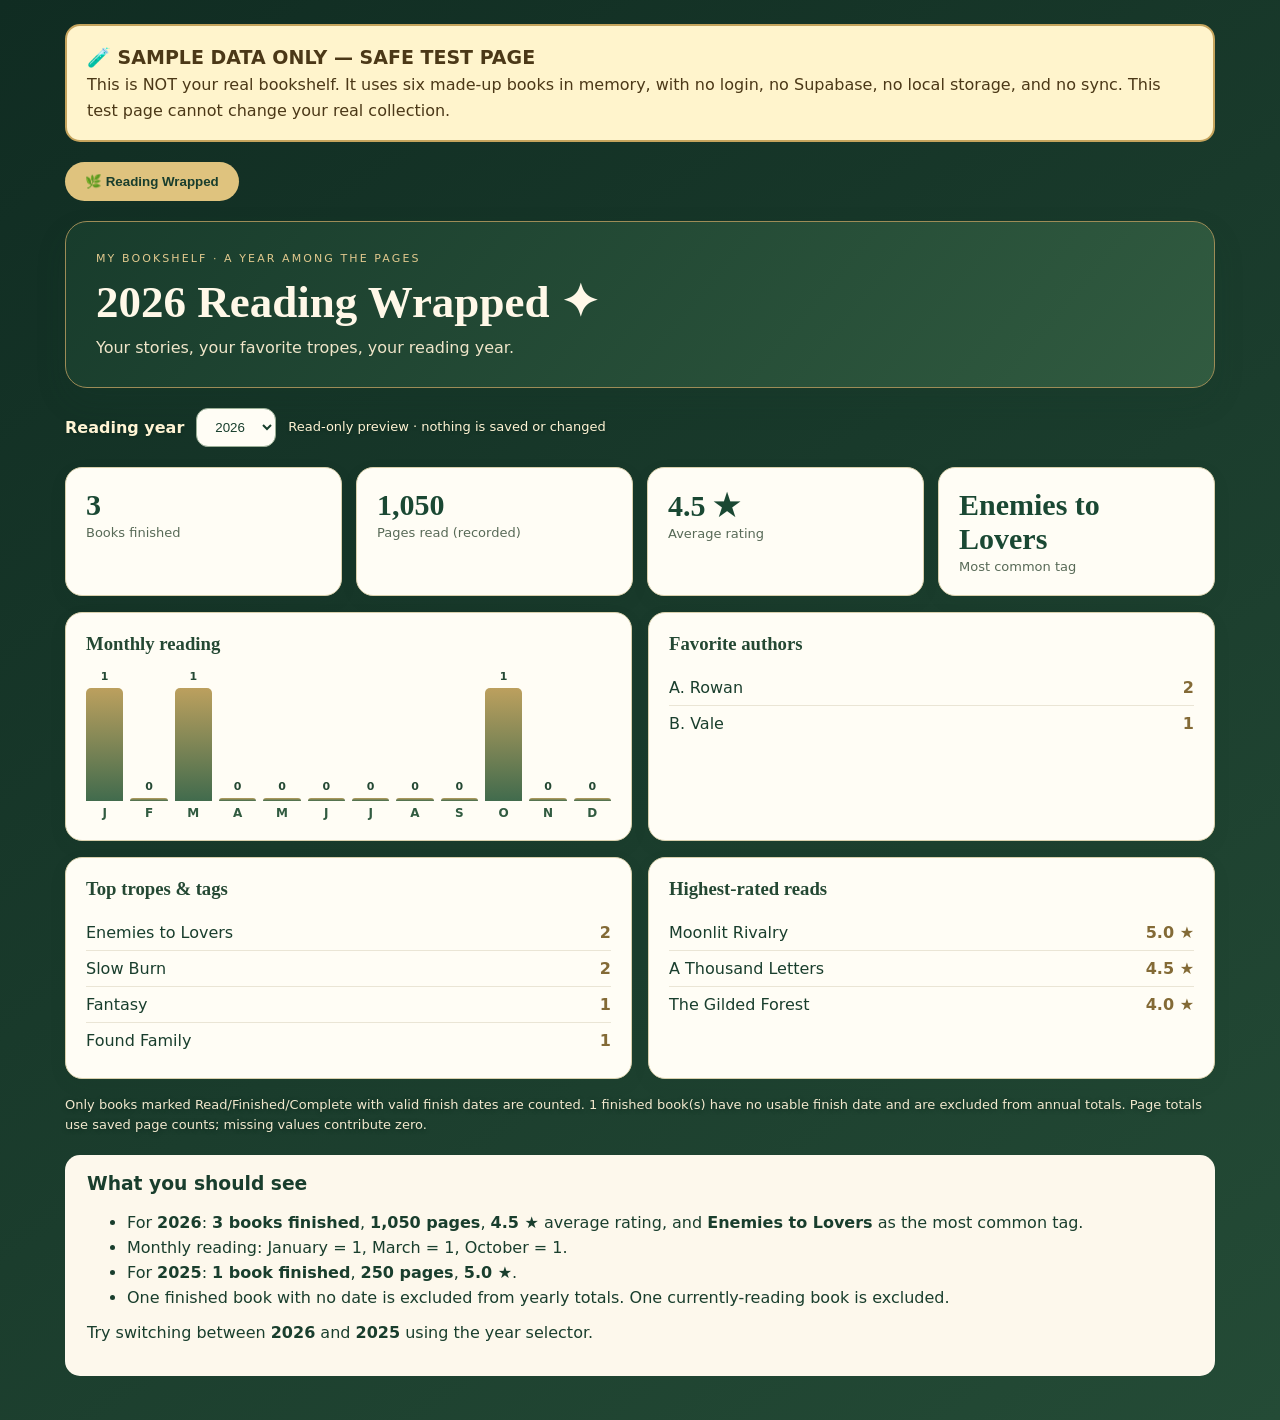
<file: reading-wrapped-sample-test.html>
<!doctype html>
<html lang="en"><head><meta charset="utf-8"><meta name="viewport" content="width=device-width,initial-scale=1">
<title>Reading Wrapped — Sample Data Test</title>
<style>
*{box-sizing:border-box}body{margin:0;padding:24px;background:linear-gradient(145deg,#102c22,#244b36);font:16px system-ui,sans-serif;color:#fff8e8;min-height:100vh}
.shell{max-width:1150px;margin:auto}.notice{background:#fff4cc;color:#4b3817;border:2px solid #c5a45d;padding:16px 20px;border-radius:15px;margin-bottom:20px;line-height:1.6}
.notice strong{display:block;font-size:19px}.tab{background:#dfc37e;color:#193e2d;border:0;border-radius:30px;padding:12px 20px;font-weight:bold;cursor:pointer;margin-bottom:20px}
#wrappedPanel .wrap-toolbar label,#wrappedPanel .wrap-toolbar .wrap-note{color:#fff4d4!important}#wrappedPanel>p.wrap-note{color:#f2e9ce!important}
.checks{background:#fdf8ec;color:#193e2d;border-radius:15px;padding:18px 22px;margin:20px 0}.checks h3{margin-top:0}.checks li{margin:6px 0}
</style></head><body><div class="shell">
<div class="notice"><strong>🧪 SAMPLE DATA ONLY — SAFE TEST PAGE</strong>This is NOT your real bookshelf. It uses six made-up books in memory, with no login, no Supabase, no local storage, and no sync. This test page cannot change your real collection.</div>
<nav id="nav"><button type="button" class="tab" data-tab="wrapped">🌿 Reading Wrapped</button></nav>
<main id="wrappedPanel"></main>
<section class="checks"><h3>What you should see</h3><ul>
<li>For <b>2026</b>: <b>3 books finished</b>, <b>1,050 pages</b>, <b>4.5 ★</b> average rating, and <b>Enemies to Lovers</b> as the most common tag.</li>
<li>Monthly reading: January = 1, March = 1, October = 1.</li>
<li>For <b>2025</b>: <b>1 book finished</b>, <b>250 pages</b>, <b>5.0 ★</b>.</li>
<li>One finished book with no date is excluded from yearly totals. One currently-reading book is excluded.</li>
</ul><p>Try switching between <b>2026</b> and <b>2025</b> using the year selector.</p></section>
</div>
<script>
const state={books:[
{id:"sample1",title:"Moonlit Rivalry",author:"A. Rowan",status:"Read",dateFinished:"2026-01-12",pages:300,rating:5,tags:["Enemies to Lovers","Slow Burn"]},
{id:"sample2",title:"The Gilded Forest",author:"B. Vale",status:"Finished",dateFinished:"2026-03-18",pages:400,rating:4,tags:["Enemies to Lovers","Fantasy"]},
{id:"sample3",title:"A Thousand Letters",author:"A. Rowan",status:"Complete",dateFinished:"2026-10-02",pages:350,rating:4.5,tags:["Found Family","Slow Burn"]},
{id:"sample4",title:"Last Year's Stars",author:"C. Wren",status:"Read",dateFinished:"2025-08-05",pages:250,rating:5,tags:["Cozy"]},
{id:"sample5",title:"Undated Adventure",author:"D. Finch",status:"Read",dateFinished:"",pages:500,rating:5,tags:["Mystery"]},
{id:"sample6",title:"The Book in Progress",author:"E. Moss",status:"Currently Reading",dateFinished:"",pages:200,rating:0,tags:["Fantasy"]}
]};
</script>
<script src="reading-wrapped-preview.js?v=sample-test-1"></script>
<script>document.querySelector('[data-tab="wrapped"]').click();</script>
</body></html>
</file>
